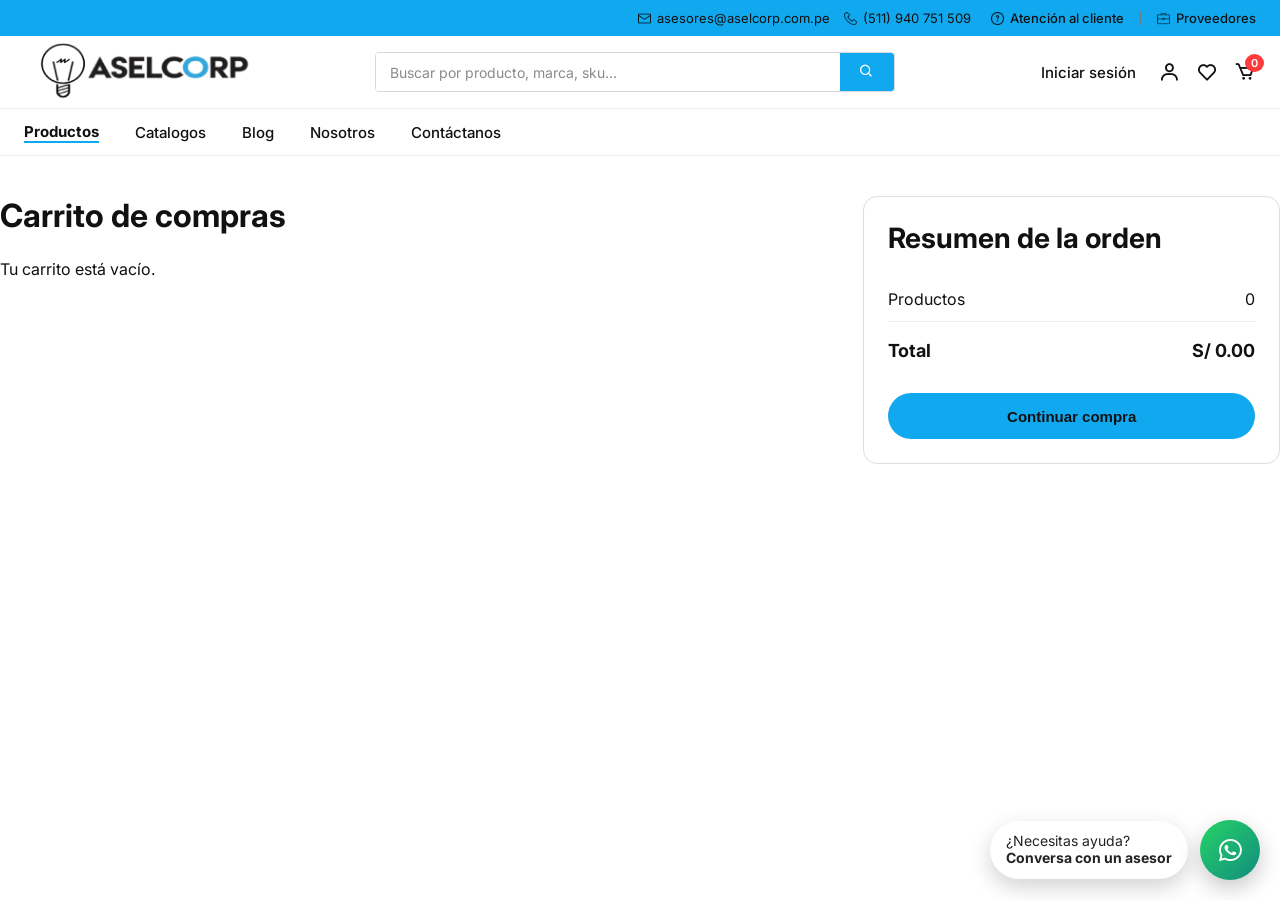
<file: cart.html>
<!DOCTYPE html>
<html lang="en">
<head>
  <meta charset="UTF-8">
  <meta name="viewport" content="width=device-width, initial-scale=1.0">
  <title>Cart - Aselcorp</title>

  <link rel="stylesheet" href="styles.css">
  <link href="https://fonts.googleapis.com/css2?family=Inter:wght@400;600;800&display=swap" rel="stylesheet">
  <link href='https://unpkg.com/boxicons@2.1.4/css/boxicons.min.css' rel='stylesheet'>
</head>
<body>

<header>
  <div class="topbar">
    <div class="container topbar-container">
      <div class="topbar-left">
        <span class="item">
          <img src="assets/icons/mail.png" class="icon">
          asesores@aselcorp.com.pe
        </span>

        <span class="item">
          <img src="assets/icons/telephone.png" class="icon">
          (511) 940 751 509
        </span>
      </div>

      <div class="topbar-right">
        <a href="#" class="item">
          <img src="assets/icons/question.png" class="icon">
          Atención al cliente
        </a>

        <span class="divider"></span>

        <a href="#" class="item">
          <img src="assets/icons/briefcase.png" class="icon">
          Proveedores
        </a>
      </div>
    </div>
  </div>

  <div class="navbar">
    <div class="container navbar-container">
      <div class="logo">
          <a href="index.html">
            <img src="assets/images/aselcorp-logo-crop.png" alt="Aselcorp Logo">
          </a>
      </div>

      <div class="search">
        <input type="text" placeholder="Buscar por producto, marca, sku...">
        <button><i class='bx bx-search'></i></button>
      </div>

      <div class="nav-icons">
        <a href="#" class="login">Iniciar sesión</a>
        <i class='bx bx-user'></i>
        <i class='bx bx-heart'></i>
        <a href="cart.html" class="cart-icon">
          <i class='bx bx-cart'></i>
          <span id="cart-count">0</span>
        </a>
      </div>
    </div>
  </div>

  <div class="menu-bar">
    <div class="container menu-container">
      <nav class="menu">
        <a href="products.html" class="active">Productos</a>
        <a href="catalogs.html">Catalogos</a>
        <a href="blog.html">Blog</a>
        <a href="nosotros.html">Nosotros</a>
        <a href="contacto.html">Contáctanos</a>
      </nav>
    </div>
  </div>
</header>

<main class="cart-page container">
  <div class="cart-layout">

    <div class="cart-left">
      <h1>Carrito de compras</h1>
      <div id="cart-container" class="cart-container"></div>
    </div>

    <div class="cart-right">
      <div class="cart-summary">
        <h2>Resumen de la orden</h2>

        <div class="summary-line">
          <span>Productos</span>
          <span id="cart-items-count">0</span>
        </div>

        <div class="summary-line total-line">
          <span>Total</span>
          <span id="cart-total">S/ 0.00</span>
        </div>

        <button id="checkout-btn" class="checkout-btn">
          Continuar compra
        </button>
      </div>
    </div>

  </div>
</main>

<!-- ==== BOTONCITO FLOTANTE WHATSAPP ===== -->
<div class="whatsapp-container">
  <div class="whatsapp-message" id="whatsapp-message">
    <span>¿Necesitas ayuda?</span>
    <strong>Conversa con un asesor</strong>
  </div>

  <a
    href="https://wa.me/51940751509?text=Hola,%20quiero%20información%20sobre%20sus%20productos"
    class="whatsapp-btn"
    target="_blank"
    aria-label="WhatsApp"
  >
    <i class='bx bxl-whatsapp'></i>
  </a>
</div>


<script src="cart.js"></script>
</body>
</html>

<!-- ==== CHECKOUT MODAL ====-->

<div id="checkout-modal" class="checkout-modal">
  <div class="checkout-modal-content">
    <div class="checkout-icon">✓</div>
    <h3>¡Compra realizada con éxito!</h3>
    <p>Gracias por tu compra. Tu pedido fue procesado correctamente.</p>

    <div class="checkout-actions">
      <a href="products.html" class="checkout-link-btn">Seguir comprando</a>
    </div>
  </div>
</div>
</file>
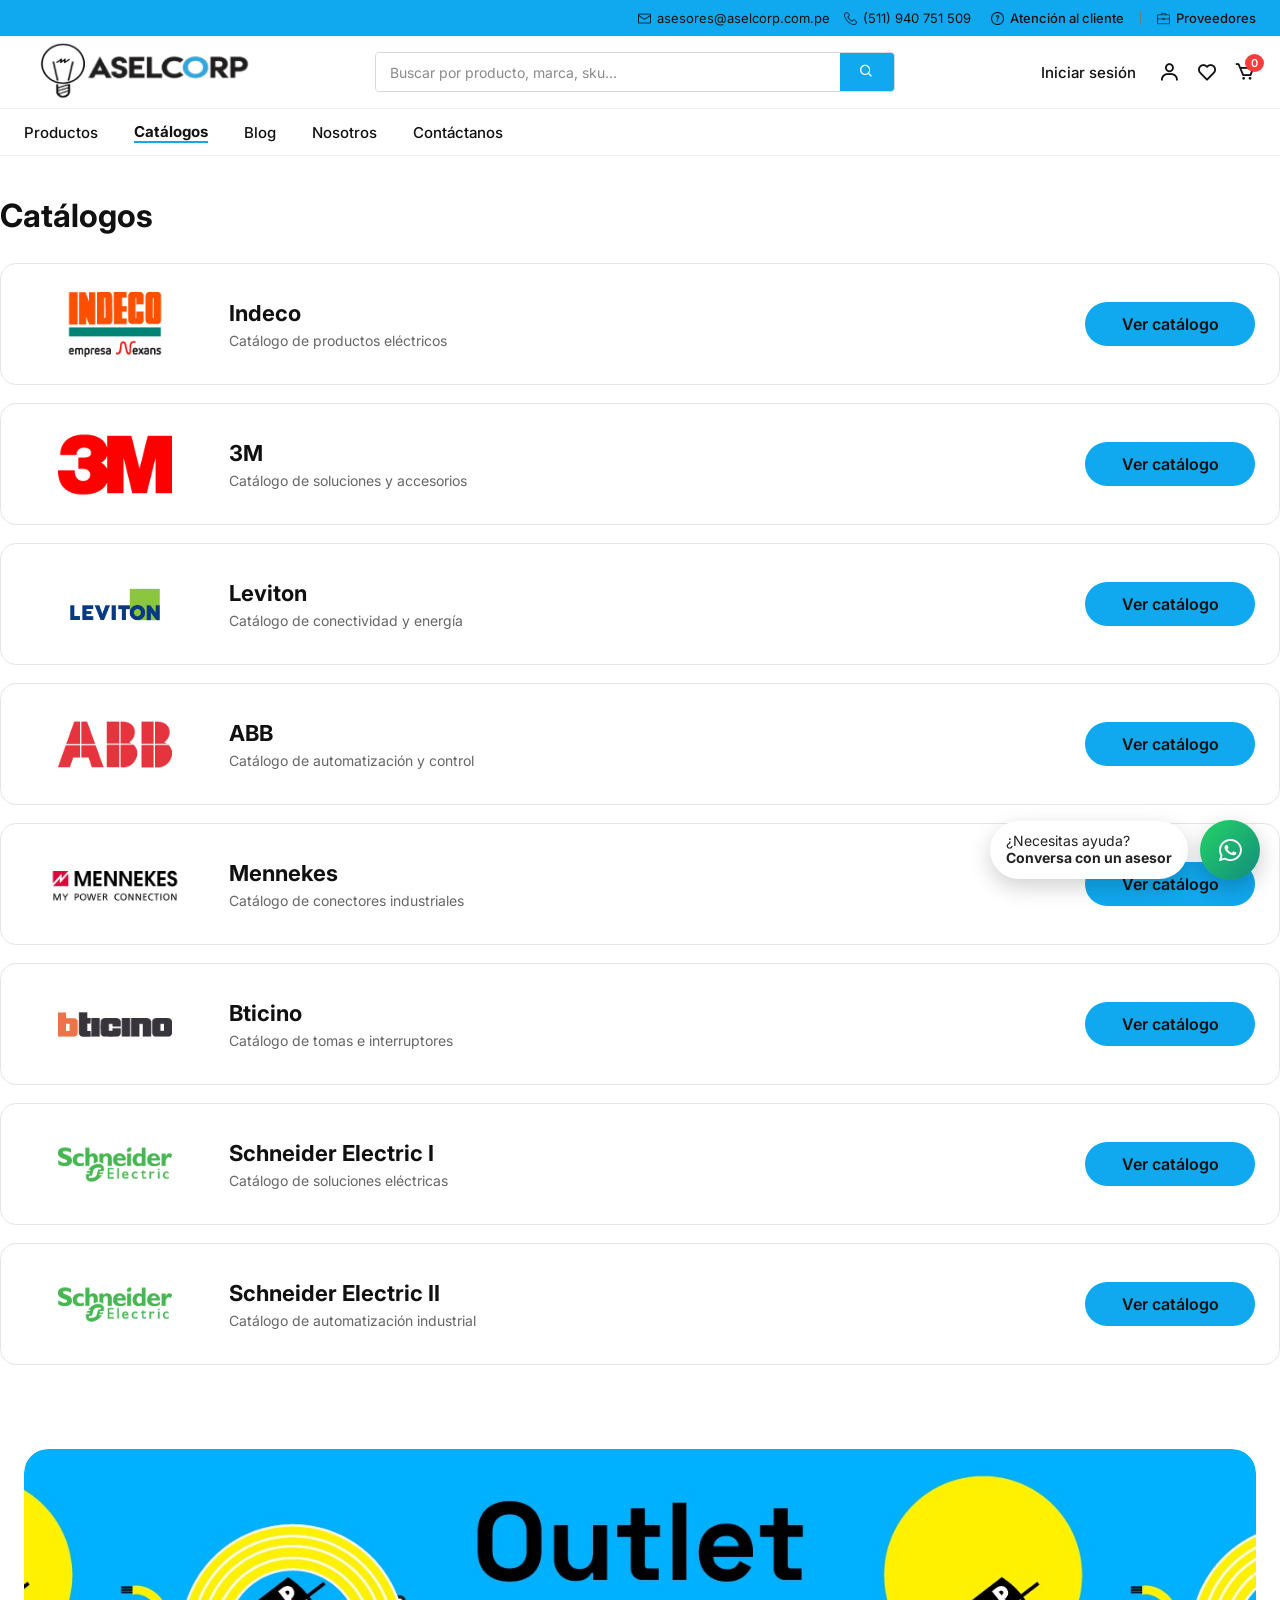
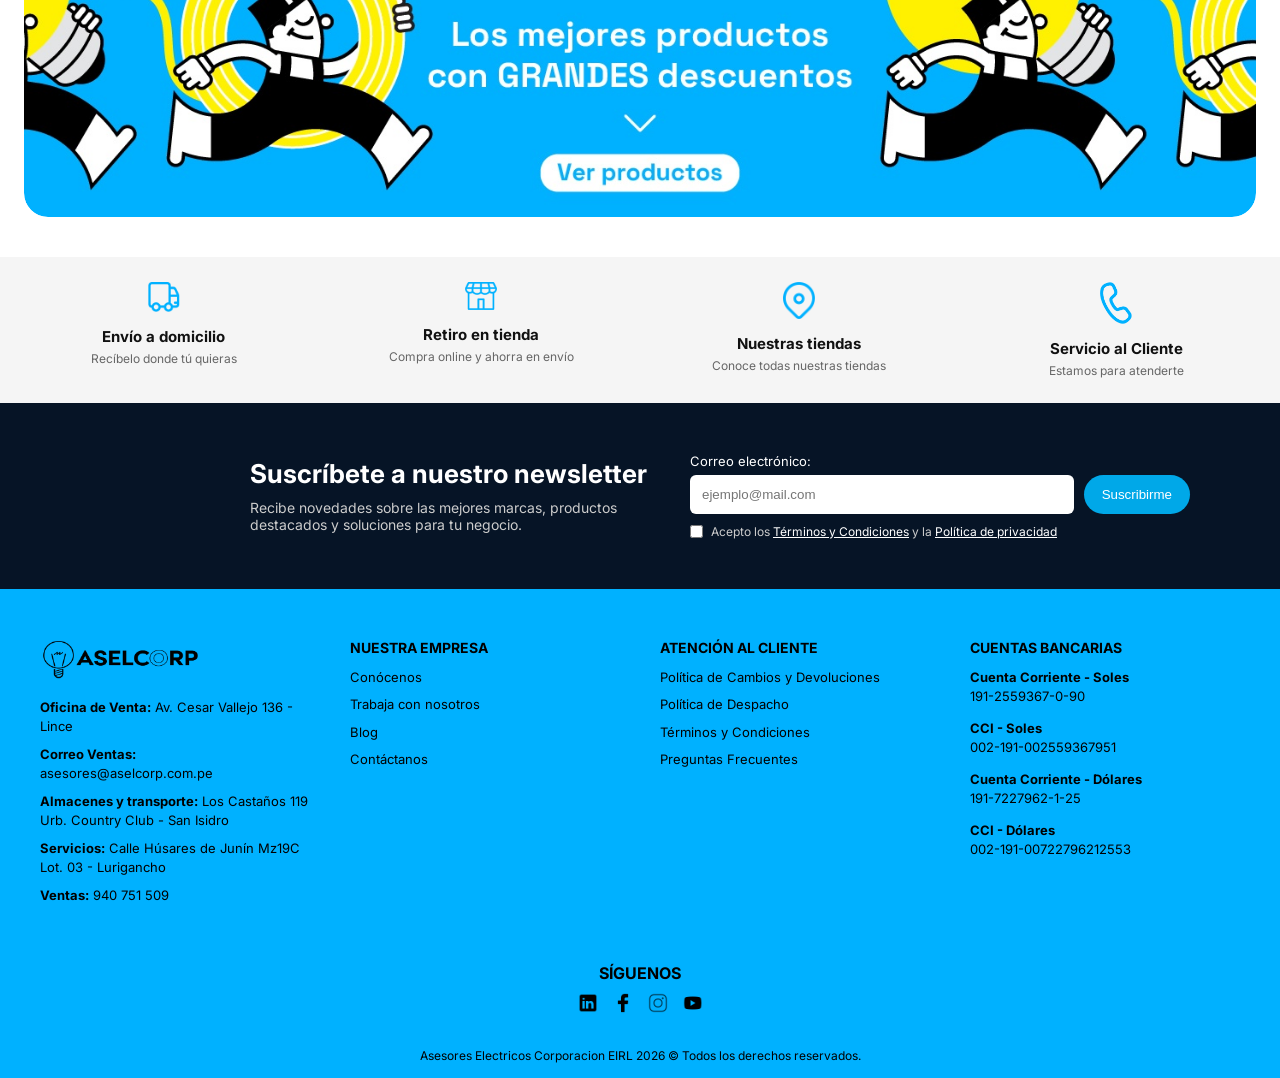
<file: catalogs.html>
<!DOCTYPE html>
<html lang="en">
<head>
  <meta charset="UTF-8">
  <meta name="viewport" content="width=device-width, initial-scale=1.0">
  <title>Catálogos - Aselcorp</title>

  <link rel="stylesheet" href="styles.css">
  <link href="https://fonts.googleapis.com/css2?family=Inter:wght@400;600;800&display=swap" rel="stylesheet">
  <link href='https://unpkg.com/boxicons@2.1.4/css/boxicons.min.css' rel='stylesheet'>
</head>

<body>

<!-- ===== HEADER ===== -->
<header>
  <div class="topbar">
    <div class="container topbar-container">
      <div class="topbar-left">
        <span class="item">
          <img src="assets/icons/mail.png" class="icon" alt="mail">
          asesores@aselcorp.com.pe
        </span>

        <span class="item">
          <img src="assets/icons/telephone.png" class="icon" alt="phone">
          (511) 940 751 509
        </span>
      </div>

      <div class="topbar-right">
        <a href="#" class="item">
          <img src="assets/icons/question.png" class="icon" alt="help">
          Atención al cliente
        </a>

        <span class="divider"></span>

        <a href="#" class="item">
          <img src="assets/icons/briefcase.png" class="icon" alt="providers">
          Proveedores
        </a>
      </div>
    </div>
  </div>

  <div class="navbar">
    <div class="container navbar-container">
      <div class="logo">
        <a href="index.html">
          <img src="assets/images/aselcorp-logo-crop.png" alt="Aselcorp Logo">
        </a>
      </div>

      <div class="search">
        <input type="text" placeholder="Buscar por producto, marca, sku...">
        <button><i class='bx bx-search'></i></button>
      </div>

      <div class="nav-icons">
        <a href="#" class="login">Iniciar sesión</a>
        <i class='bx bx-user'></i>
        <i class='bx bx-heart'></i>
        <a href="cart.html" class="cart-icon">
          <i class='bx bx-cart'></i>
          <span id="cart-count">0</span>
        </a>
      </div>
    </div>
  </div>

  <div class="menu-bar">
    <div class="container menu-container">
      <nav class="menu">
        <a href="products.html">Productos</a>
        <a href="catalogs.html" class="active">Catálogos</a>
        <a href="blog.html">Blog</a>
        <a href="nosotros.html">Nosotros</a>
        <a href="contacto.html">Contáctanos</a>
      </nav>
    </div>
  </div>
</header>

<!-- ===== CATALOGOS ===== -->
<main class="catalog-page container">
  <h1>Catálogos</h1>

  <div class="catalog-list">

    <div class="catalog-row">
      <div class="catalog-row-logo">
        <img src="assets/images/brand-29.png" alt="Indeco">
      </div>
      <div class="catalog-row-info">
        <h3>Indeco</h3>
        <p>Catálogo de productos eléctricos</p>
      </div>
      <a href="https://drive.google.com/file/d/1hPlVHCZesZ8SfQTI8utmsvnuxNnoofQK/view?usp=sharing" target="_blank" class="catalog-row-btn">
        Ver catálogo
      </a>
    </div>

    <div class="catalog-row">
      <div class="catalog-row-logo">
        <img src="assets/images/brand-26.png" alt="3M">
      </div>
      <div class="catalog-row-info">
        <h3>3M</h3>
        <p>Catálogo de soluciones y accesorios</p>
      </div>
      <a href="https://drive.google.com/file/d/1ANilhhePAseKagUHTErb7w_660z2SeMt/view?usp=drive_link" target="_blank" class="catalog-row-btn">
        Ver catálogo
      </a>
    </div>

    <div class="catalog-row">
      <div class="catalog-row-logo">
        <img src="assets/images/brand-33.png" alt="Leviton">
      </div>
      <div class="catalog-row-info">
        <h3>Leviton</h3>
        <p>Catálogo de conectividad y energía</p>
      </div>
      <a href="https://drive.google.com/file/d/1tfQt_JLC2uUu5Efby8S5wFoSdjg0Trh3/view?usp=drive_link" target="_blank" class="catalog-row-btn">
        Ver catálogo
      </a>
    </div>

    <div class="catalog-row">
      <div class="catalog-row-logo">
        <img src="assets/images/brand-27.png" alt="ABB">
      </div>
      <div class="catalog-row-info">
        <h3>ABB</h3>
        <p>Catálogo de automatización y control</p>
      </div>
      <a href="https://drive.google.com/file/d/1E8SHAkhNPT0QyTnhlhtXVNdDxXIzXklI/view?usp=drive_link" target="_blank" class="catalog-row-btn">
        Ver catálogo
      </a>
    </div>

    <div class="catalog-row">
      <div class="catalog-row-logo">
        <img src="assets/images/brand-34.png" alt="Mennekes">
      </div>
      <div class="catalog-row-info">
        <h3>Mennekes</h3>
        <p>Catálogo de conectores industriales</p>
      </div>
      <a href="https://drive.google.com/file/d/1lugPEDZj2adJ-nrnPc3SskLsfoBA-dtV/view?usp=drive_link" target="_blank" class="catalog-row-btn">
        Ver catálogo
      </a>
    </div>

    <div class="catalog-row">
      <div class="catalog-row-logo">
        <img src="assets/images/brand-32.png" alt="Bticino">
      </div>
      <div class="catalog-row-info">
        <h3>Bticino</h3>
        <p>Catálogo de tomas e interruptores</p>
      </div>
      <a href="https://drive.google.com/file/d/1D8JfuQeV4kIdHPwPheDoGYXsAPhVna7T/view?usp=drive_link" target="_blank" class="catalog-row-btn">
        Ver catálogo
      </a>
    </div>

    <div class="catalog-row">
      <div class="catalog-row-logo">
        <img src="assets/images/brand-24.png" alt="Schneider Electric">
      </div>
      <div class="catalog-row-info">
        <h3>Schneider Electric I</h3>
        <p>Catálogo de soluciones eléctricas</p>
      </div>
      <a href="https://drive.google.com/file/d/1RRzIrBu1EEif0SpqBGbWCgzorH6G3RyJ/view?usp=drive_link" target="_blank" class="catalog-row-btn">
        Ver catálogo
      </a>
    </div>

    <div class="catalog-row">
      <div class="catalog-row-logo">
        <img src="assets/images/brand-24.png" alt="Schneider Electric">
      </div>
      <div class="catalog-row-info">
        <h3>Schneider Electric II</h3>
        <p>Catálogo de automatización industrial</p>
      </div>
      <a href="https://drive.google.com/file/d/1-KbqgKhI7-6Wm504NgT_aXeLowaccz1f/view?usp=drive_linkgit rm --cached assets/catalogs/*.pdf" target="_blank" class="catalog-row-btn">
        Ver catálogo
      </a>
    </div>

  </div>
</main>

<!-- ===== OUTLET BANNER ===== -->
<section class="outlet-banner">
  <div class="container">
    <a href="#" class="outlet-banner-link">
      <img src="assets/images/banner-outlet.jpg" alt="Banner Outlet">
    </a>
  </div>
</section>

<!-- ===== INFO BAR ===== -->
<div class="info-bar">
  <div class="info-item">
    <img src="assets/icons/envio.png" alt="Envío a domicilio">
    <h4>Envío a domicilio</h4>
    <p>Recíbelo donde tú quieras</p>
  </div>

  <div class="info-item">
    <img src="assets/icons/retiro.png" alt="Retiro en tienda">
    <h4>Retiro en tienda</h4>
    <p>Compra online y ahorra en envío</p>
  </div>

  <div class="info-item">
    <img src="assets/icons/location.png" alt="Nuestras tiendas">
    <h4>Nuestras tiendas</h4>
    <p>Conoce todas nuestras tiendas</p>
  </div>

  <div class="info-item">
    <img src="assets/icons/servicio-al-cliente.png" alt="Servicio al Cliente">
    <h4>Servicio al Cliente</h4>
    <p>Estamos para atenderte</p>
  </div>
</div>

<!-- ===== NEWSLETTER ===== -->
<section class="newsletter">
  <div class="newsletter-container">

    <div class="newsletter-left">
      <h2>Suscríbete a nuestro newsletter</h2>
      <p>
        Recibe novedades sobre las mejores marcas,
        productos destacados y soluciones para tu negocio.
      </p>
    </div>

    <div class="newsletter-right">
      <label>Correo electrónico:</label>
      <div class="newsletter-form">
        <input type="email" placeholder="ejemplo@mail.com">
        <button>Suscribirme</button>
      </div>

      <div class="newsletter-check">
        <input type="checkbox" id="terms">
        <label for="terms">
          Acepto los <a href="#">Términos y Condiciones</a> y la
          <a href="#">Política de privacidad</a>
        </label>
      </div>
    </div>

  </div>
</section>

<!-- ===== FOOTER ===== -->
<footer class="footer">
  <div class="footer-container">

    <div class="footer-col footer-brand">
      <img src="assets/images/logo-aselcorp-black.png" alt="Aselcorp" class="footer-logo">

      <ul class="footer-contact">
        <li><strong>Oficina de Venta:</strong> Av. Cesar Vallejo 136 - Lince</li>
        <li><strong>Correo Ventas:</strong> asesores@aselcorp.com.pe</li>
        <li><strong>Almacenes y transporte:</strong> Los Castaños 119 Urb. Country Club - San Isidro</li>
        <li><strong>Servicios:</strong> Calle Húsares de Junín Mz19C Lot. 03 - Lurigancho</li>
        <li><strong>Ventas:</strong> 940 751 509</li>
      </ul>
    </div>

    <div class="footer-col">
      <h4>NUESTRA EMPRESA</h4>
      <ul>
        <li><a href="#">Conócenos</a></li>
        <li><a href="#">Trabaja con nosotros</a></li>
        <li><a href="#">Blog</a></li>
        <li><a href="#">Contáctanos</a></li>
      </ul>
    </div>

    <div class="footer-col">
      <h4>ATENCIÓN AL CLIENTE</h4>
      <ul>
        <li><a href="#">Política de Cambios y Devoluciones</a></li>
        <li><a href="#">Política de Despacho</a></li>
        <li><a href="#">Términos y Condiciones</a></li>
        <li><a href="#">Preguntas Frecuentes</a></li>
      </ul>
    </div>

    <div class="footer-col">
      <h4>CUENTAS BANCARIAS</h4>
      <ul class="bank-info">
        <li><strong>Cuenta Corriente - Soles</strong><br>191-2559367-0-90</li>
        <li><strong>CCI - Soles</strong><br>002-191-002559367951</li>
        <li><strong>Cuenta Corriente - Dólares</strong><br>191-7227962-1-25</li>
        <li><strong>CCI - Dólares</strong><br>002-191-00722796212553</li>
      </ul>
    </div>

  </div>

  <div class="footer-social">
    <h4>SÍGUENOS</h4>
    <div class="social-icons">
      <img src="assets/icons/icon-linkedin.png" alt="LinkedIn">
      <img src="assets/icons/icon-facebook.png" alt="Facebook">
      <img src="assets/icons/icons-instagram.png" alt="Instagram">
      <img src="assets/icons/icons-youtube.png" alt="YouTube">
    </div>
  </div>

  <div class="footer-bottom">
    <p>Asesores Electricos Corporacion EIRL 2026 © Todos los derechos reservados.</p>
  </div>
</footer>

<!-- ===== WHATSAPP ===== -->
<div class="whatsapp-container">
  <div class="whatsapp-message" id="whatsapp-message">
    <span>¿Necesitas ayuda?</span>
    <strong>Conversa con un asesor</strong>
  </div>

  <a
    href="https://wa.me/51940751509?text=Hola,%20quiero%20información%20sobre%20sus%20productos"
    class="whatsapp-btn"
    target="_blank"
    aria-label="WhatsApp"
  >
    <i class='bx bxl-whatsapp'></i>
  </a>
</div>

<script src="script.js"></script>
</body>
</html>
</file>
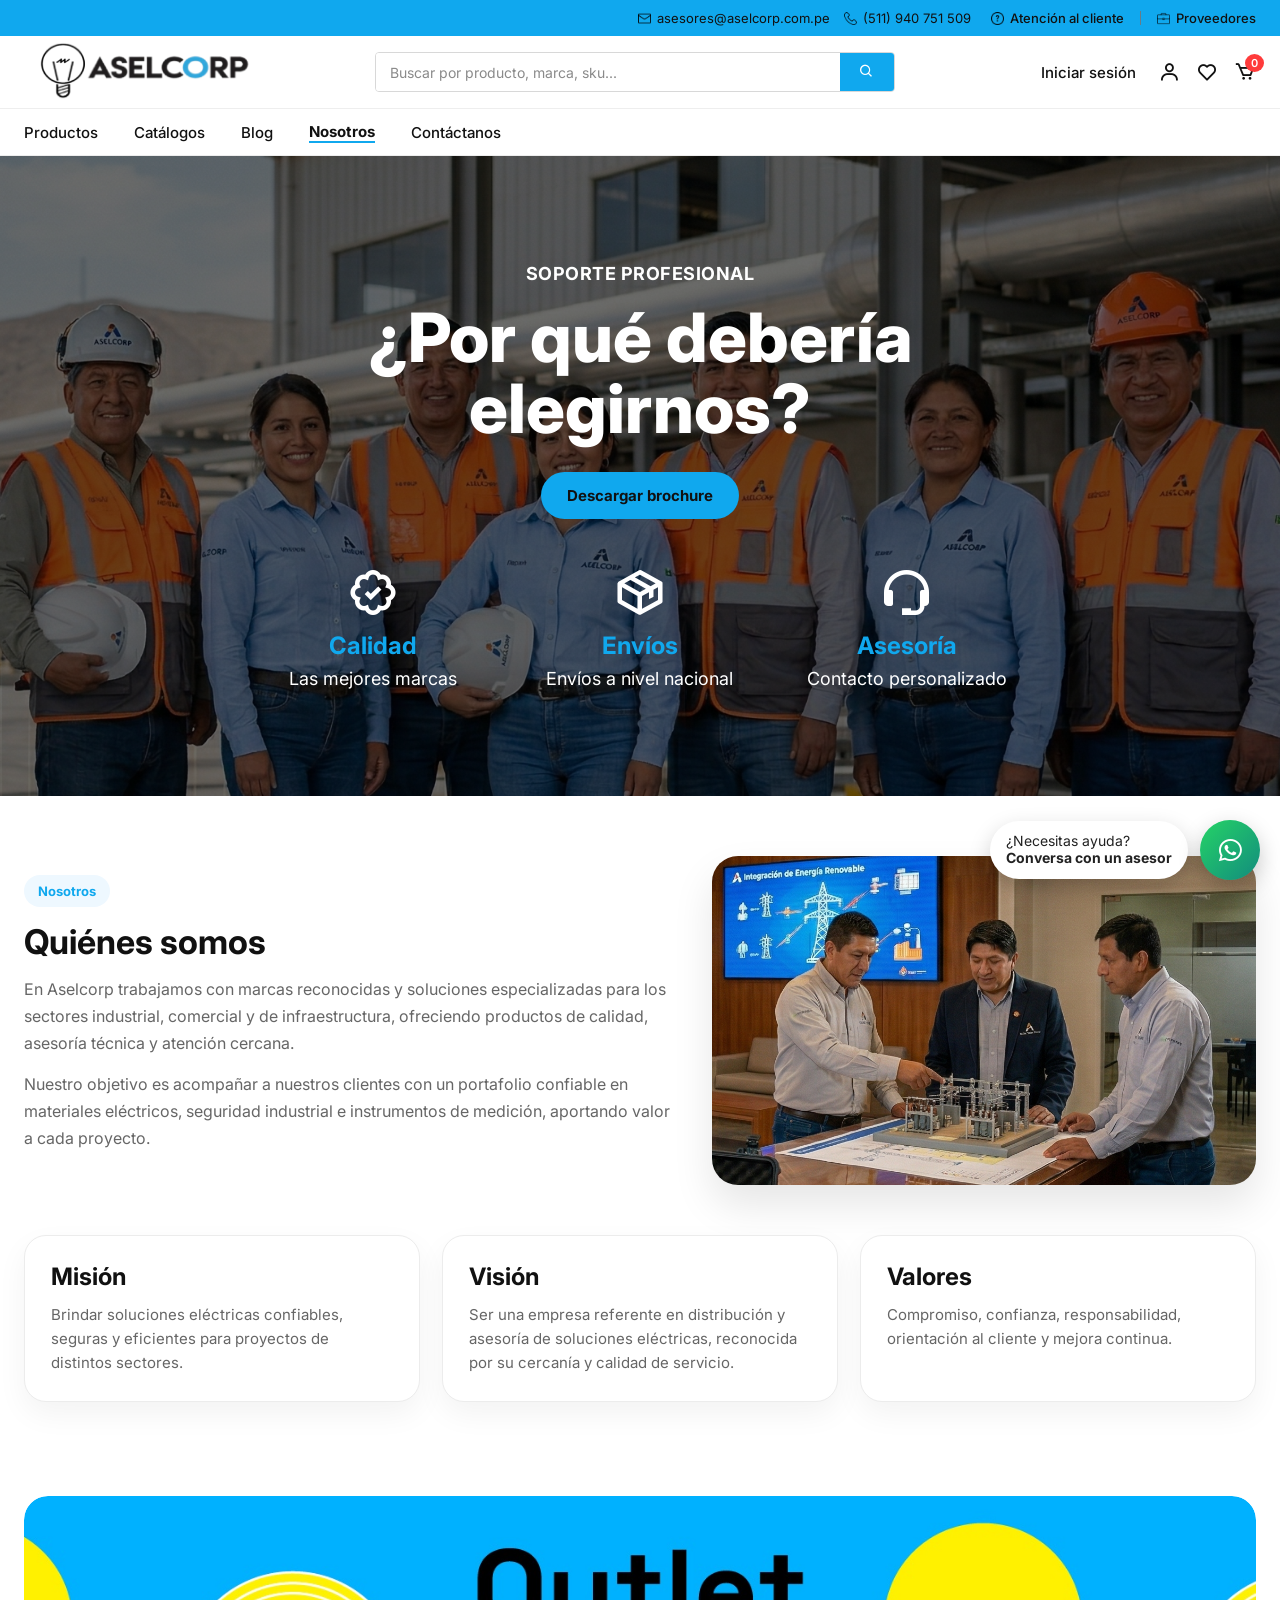
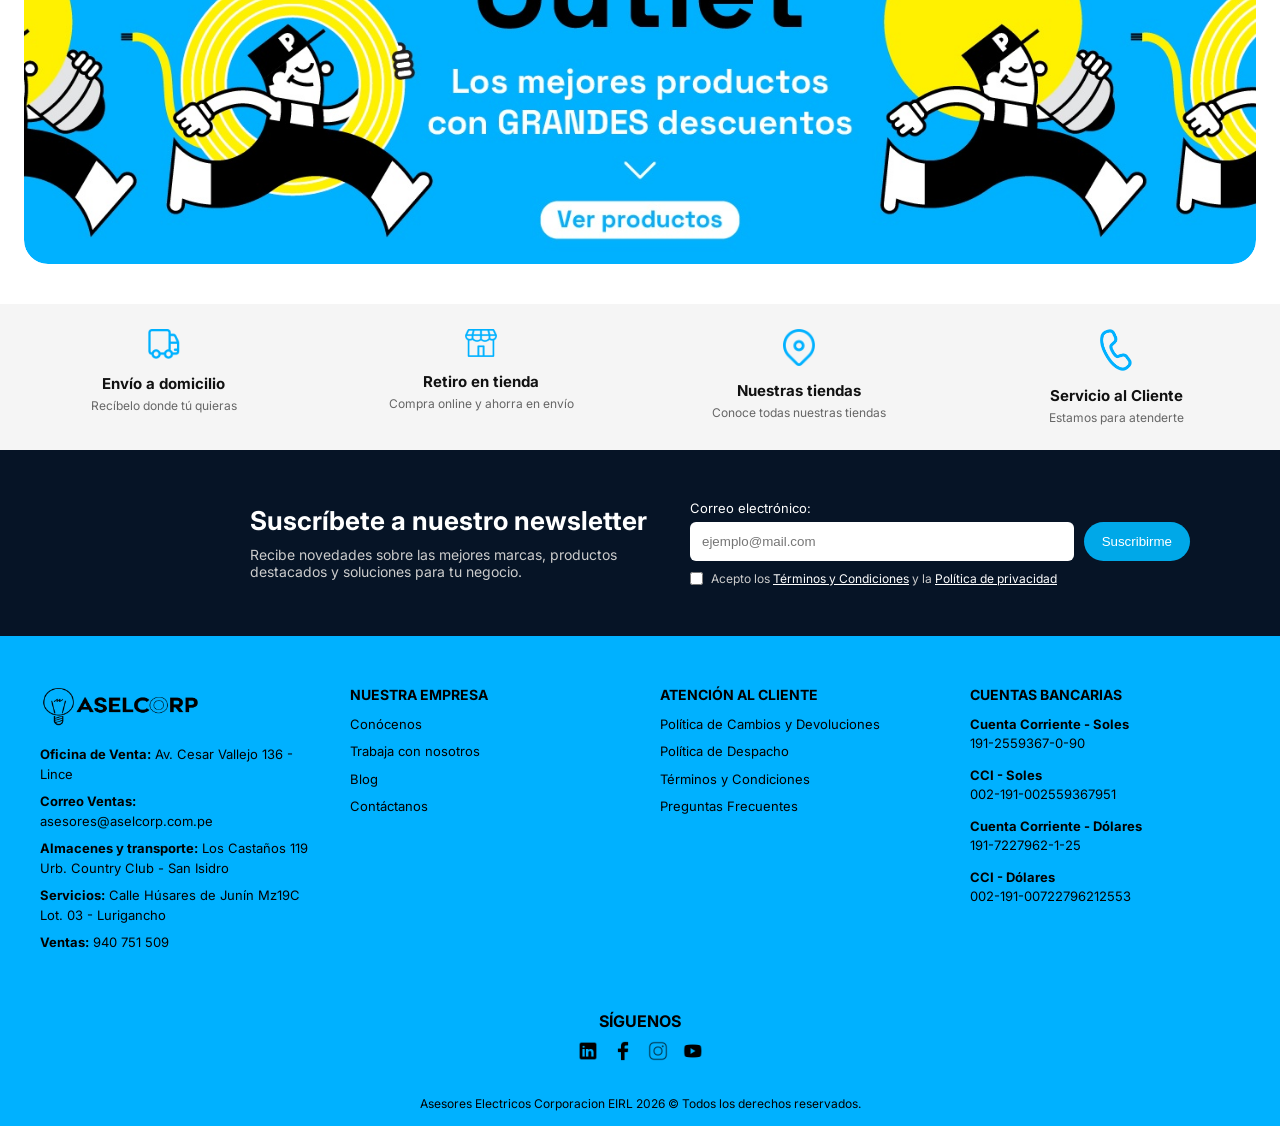
<file: nosotros.html>
<!DOCTYPE html>
<html lang="en">
<head>
  <meta charset="UTF-8">
  <meta name="viewport" content="width=device-width, initial-scale=1.0">
  <title>Nosotros - Aselcorp</title>

  <link rel="stylesheet" href="styles.css">
  <link href="https://fonts.googleapis.com/css2?family=Inter:wght@400;600;800&display=swap" rel="stylesheet">
  <link href='https://unpkg.com/boxicons@2.1.4/css/boxicons.min.css' rel='stylesheet'>
</head>
<body>

<header>
  <div class="topbar">
    <div class="container topbar-container">
      <div class="topbar-left">
        <span class="item">
          <img src="assets/icons/mail.png" class="icon">
          asesores@aselcorp.com.pe
        </span>

        <span class="item">
          <img src="assets/icons/telephone.png" class="icon">
          (511) 940 751 509
        </span>
      </div>

      <div class="topbar-right">
        <a href="#" class="item">
          <img src="assets/icons/question.png" class="icon">
          Atención al cliente
        </a>

        <span class="divider"></span>

        <a href="#" class="item">
          <img src="assets/icons/briefcase.png" class="icon">
          Proveedores
        </a>
      </div>
    </div>
  </div>

  <div class="navbar">
    <div class="container navbar-container">
      <div class="logo">
          <a href="index.html">
            <img src="assets/images/aselcorp-logo-crop.png" alt="Aselcorp Logo">
          </a>
      </div>

      <div class="search">
        <input type="text" placeholder="Buscar por producto, marca, sku...">
        <button><i class='bx bx-search'></i></button>
      </div>

      <div class="nav-icons">
        <a href="#" class="login">Iniciar sesión</a>
        <i class='bx bx-user'></i>
        <i class='bx bx-heart'></i>
        <a href="cart.html" class="cart-icon">
          <i class='bx bx-cart'></i>
          <span id="cart-count">0</span>
        </a>
      </div>
    </div>
  </div>

  <div class="menu-bar">
    <div class="container menu-container">
      <nav class="menu">
        <a href="products.html">Productos</a>
        <a href="catalogs.html">Catálogos</a>
        <a href="blog.html">Blog</a>
        <a href="nosotros.html"class="active">Nosotros</a>
        <a href="contacto.html">Contáctanos</a>
      </nav>
    </div>
  </div>
</header>

<!-- ===== NOSOTROS  ===== -->

<main class="about-page">

  <section class="about-banner">
    <div class="about-banner-overlay"></div>

    <div class="container about-banner-content">
      <span class="about-banner-label">SOPORTE PROFESIONAL</span>
      <h1>¿Por qué debería elegirnos?</h1>

      <a href="https://drive.google.com/file/d/1Em880AMv320qKDd7r3qpXSUr7ZjRH-Ql/view?usp=sharing" target="_blank" class="brochure-btn">
        Descargar brochure
      </a>

      <div class="about-highlights">
        <div class="about-highlight-item">
          <i class='bx bx-badge-check'></i>
          <h3>Calidad</h3>
          <p>Las mejores marcas</p>
        </div>

        <div class="about-highlight-item">
          <i class='bx bx-package'></i>
          <h3>Envíos</h3>
          <p>Envíos a nivel nacional</p>
        </div>

        <div class="about-highlight-item">
          <i class='bx bx-support'></i>
          <h3>Asesoría</h3>
          <p>Contacto personalizado</p>
        </div>
      </div>
    </div>
  </section>

  <section class="about-content container">
    <section class="about-story">
      <div class="about-story-text">
        <span class="about-badge">Nosotros</span>
        <h2>Quiénes somos</h2>
        <p>
          En Aselcorp trabajamos con marcas reconocidas y soluciones
          especializadas para los sectores industrial, comercial y de
          infraestructura, ofreciendo productos de calidad, asesoría técnica
          y atención cercana.
        </p>
        <p>
          Nuestro objetivo es acompañar a nuestros clientes con un portafolio
          confiable en materiales eléctricos, seguridad industrial e
          instrumentos de medición, aportando valor a cada proyecto.
        </p>
      </div>

      <div class="about-story-image">
        <img src="assets/images/equipo-de-trabajo.png" alt="Soluciones industriales Aselcorp">
      </div>
    </section>

    <section class="about-values">
      <div class="about-card">
        <h3>Misión</h3>
        <p>
          Brindar soluciones eléctricas confiables, seguras y eficientes para
          proyectos de distintos sectores.
        </p>
      </div>

      <div class="about-card">
        <h3>Visión</h3>
        <p>
          Ser una empresa referente en distribución y asesoría de soluciones
          eléctricas, reconocida por su cercanía y calidad de servicio.
        </p>
      </div>

      <div class="about-card">
        <h3>Valores</h3>
        <p>
          Compromiso, confianza, responsabilidad, orientación al cliente y
          mejora continua.
        </p>
      </div>
    </section>
  </section>

</main>

<!-- ===== OUTLET BANNER ===== -->
<section class="outlet-banner">
  <div class="container">
    <a href="#" class="outlet-banner-link">
      <img src="assets/images/banner-outlet.jpg" alt="Banner Outlet">
    </a>
  </div>
</section>

<!-- ===== INFO BAR ===== -->
<div class="info-bar">
  <div class="info-item">
    <img src="assets/icons/envio.png" alt="Envío a domicilio">
    <h4>Envío a domicilio</h4>
    <p>Recíbelo donde tú quieras</p>
  </div>

  <div class="info-item">
    <img src="assets/icons/retiro.png" alt="Retiro en tienda">
    <h4>Retiro en tienda</h4>
    <p>Compra online y ahorra en envío</p>
  </div>

  <div class="info-item">
    <img src="assets/icons/location.png" alt="Nuestras tiendas">
    <h4>Nuestras tiendas</h4>
    <p>Conoce todas nuestras tiendas</p>
  </div>

  <div class="info-item">
    <img src="assets/icons/servicio-al-cliente.png" alt="Servicio al Cliente">
    <h4>Servicio al Cliente</h4>
    <p>Estamos para atenderte</p>
  </div>
</div>

<!-- ===== NEWSLETTER ===== -->
<section class="newsletter">
  <div class="newsletter-container">

    <div class="newsletter-left">
      <h2>Suscríbete a nuestro newsletter</h2>
      <p>
        Recibe novedades sobre las mejores marcas,
        productos destacados y soluciones para tu negocio.
      </p>
    </div>

    <div class="newsletter-right">
      <label>Correo electrónico:</label>
      <div class="newsletter-form">
        <input type="email" placeholder="ejemplo@mail.com">
        <button>Suscribirme</button>
      </div>

      <div class="newsletter-check">
        <input type="checkbox" id="terms">
        <label for="terms">
          Acepto los <a href="#">Términos y Condiciones</a> y la
          <a href="#">Política de privacidad</a>
        </label>
      </div>
    </div>

  </div>
</section>

<!-- ===== FOOTER ===== -->
<footer class="footer">
  <div class="footer-container">

    <div class="footer-col footer-brand">
      <img src="assets/images/logo-aselcorp-black.png" alt="Aselcorp" class="footer-logo">

      <ul class="footer-contact">
        <li><strong>Oficina de Venta:</strong> Av. Cesar Vallejo 136 - Lince</li>
        <li><strong>Correo Ventas:</strong> asesores@aselcorp.com.pe</li>
        <li><strong>Almacenes y transporte:</strong> Los Castaños 119 Urb. Country Club - San Isidro</li>
        <li><strong>Servicios:</strong> Calle Húsares de Junín Mz19C Lot. 03 - Lurigancho</li>
        <li><strong>Ventas:</strong> 940 751 509</li>
      </ul>
    </div>

    <div class="footer-col">
      <h4>NUESTRA EMPRESA</h4>
      <ul>
        <li><a href="#">Conócenos</a></li>
        <li><a href="#">Trabaja con nosotros</a></li>
        <li><a href="#">Blog</a></li>
        <li><a href="#">Contáctanos</a></li>
      </ul>
    </div>

    <div class="footer-col">
      <h4>ATENCIÓN AL CLIENTE</h4>
      <ul>
        <li><a href="#">Política de Cambios y Devoluciones</a></li>
        <li><a href="#">Política de Despacho</a></li>
        <li><a href="#">Términos y Condiciones</a></li>
        <li><a href="#">Preguntas Frecuentes</a></li>
      </ul>
    </div>

    <div class="footer-col">
      <h4>CUENTAS BANCARIAS</h4>
      <ul class="bank-info">
        <li><strong>Cuenta Corriente - Soles</strong><br>191-2559367-0-90</li>
        <li><strong>CCI - Soles</strong><br>002-191-002559367951</li>
        <li><strong>Cuenta Corriente - Dólares</strong><br>191-7227962-1-25</li>
        <li><strong>CCI - Dólares</strong><br>002-191-00722796212553</li>
      </ul>
    </div>

  </div>

  <div class="footer-social">
    <h4>SÍGUENOS</h4>
    <div class="social-icons">
      <img src="assets/icons/icon-linkedin.png" alt="LinkedIn">
      <img src="assets/icons/icon-facebook.png" alt="Facebook">
      <img src="assets/icons/icons-instagram.png" alt="Instagram">
      <img src="assets/icons/icons-youtube.png" alt="YouTube">
    </div>
  </div>

  <div class="footer-bottom">
    <p>Asesores Electricos Corporacion EIRL 2026 © Todos los derechos reservados.</p>
  </div>
</footer>

<!-- ===== WHATSAPP ===== -->
<div class="whatsapp-container">
  <div class="whatsapp-message" id="whatsapp-message">
    <span>¿Necesitas ayuda?</span>
    <strong>Conversa con un asesor</strong>
  </div>

  <a
    href="https://wa.me/51940751509?text=Hola,%20quiero%20información%20sobre%20sus%20productos"
    class="whatsapp-btn"
    target="_blank"
    aria-label="WhatsApp"
  >
    <i class='bx bxl-whatsapp'></i>
  </a>
</div>

<script src="script.js"></script>
</body>
</html>
</file>
<file: styles.css>
/* ===== GENERAL ===== */
* {
  margin: 0;
  padding: 0;
  box-sizing: border-box;
}

body {
  font-family: 'Inter', sans-serif;
  color: #111;
}

.container {
  max-width: 1280px;
  margin: 0 auto;
  padding: 0 24px;
}

/* ===== TITULOS DE SECCION ===== */
.categories-top h2,
.industries-top h2,
.products-top h2,
.blog-top h2 {
  font-size: 28px;
  font-weight: 800;
  display: flex;
  align-items: center;
  gap: 12px;
}

/* ===== HEADER ===== */
.logo img {
  height: 60px;
}

.logo {
  display: flex;
  align-items: center;
  font-size: 32px;
  font-weight: 800;
  line-height: 1;
  color: #111;
}

.logo span {
  color: #10a8ee;
}

.topbar {
  background: #10a8ee;
  font-size: 13px;
}

.topbar-container {
  height: 36px;
  display: flex;
  align-items: center;
  justify-content: flex-end;
  gap: 20px;
}

.topbar-left,
.topbar-right {
  display: flex;
  align-items: center;
}

.topbar-left {
  gap: 14px;
  color: #111;
}

.topbar-right {
  gap: 12px;
}

.topbar-right a {
  color: #111;
  text-decoration: none;
  font-weight: 500;
}

.item {
  display: flex;
  align-items: center;
  gap: 6px;
  line-height: 1;
  white-space: nowrap;
}

.icon {
  width: 13px;
  height: 13px;
  object-fit: contain;
  display: block;
}

.divider {
  width: 1px;
  height: 14px;
  background: rgba(121, 116, 116, 0.849);
  display: inline-block;
  margin: 0 4px;
}

.navbar {
  background: #fff;
  border-bottom: 1px solid #eeeeee;
}

.navbar-container {
  height: 72px;
  display: grid;
  grid-template-columns: 210px 1fr 220px;
  align-items: center;
  column-gap: 42px;
}

.search {
  width: 100%;
  max-width: 520px;
  justify-self: center;
  height: 40px;
  display: flex;
  border: 1px solid #d8d8d8;
  border-radius: 4px;
  overflow: hidden;
  background: #fff;
}

.search input {
  flex: 1;
  border: none;
  outline: none;
  padding: 0 14px;
  font-size: 14px;
  font-family: 'Inter', sans-serif;
  color: #333;
}

.search input::placeholder {
  color: #8a8a8a;
}

.search button {
  width: 54px;
  border: none;
  background: #10a8ee;
  color: #fff;
  cursor: pointer;
  font-size: 16px;
}

.nav-icons {
  display: flex;
  align-items: center;
  justify-content: flex-end;
  gap: 16px;
}

.nav-icons .login {
  text-decoration: none;
  color: #111;
  font-size: 15px;
  font-weight: 500;
  margin-right: 6px;
}

.nav-icons i {
  font-size: 22px;
  cursor: pointer;
  color: #111;
}

.menu-bar {
  background: #fff;
  border-bottom: 1px solid #ededed;
}

.menu-container {
  height: 46px;
  display: flex;
  align-items: center;
}

.menu {
  display: flex;
  align-items: center;
  gap: 36px;
}

.menu a {
  text-decoration: none;
  color: #111;
  font-size: 15px;
  font-weight: 500;
  transition: 0.2s ease;
}

.menu a:hover {
  color: #10a8ee;
}

.menu a.active {
  font-weight: 700;
  border-bottom: 2px solid #10a8ee;
}

/* ===== HERO ===== */
.hero {
  width: 100%;
  overflow: hidden;
  background: #fff;
}

.hero-slider {
  width: 100%;
  height: 730px;
  overflow: hidden;
  position: relative;
  isolation: isolate;
}

.hero-track {
  display: flex;
  height: 100%;
  transition: transform 0.9s ease-in-out;
  will-change: transform;
}

.hero-slide {
  height: 100%;
  flex: 0 0 auto;
  overflow: hidden;
}

.hero-slide img {
  width: calc(100% + 4px);
  height: 100%;
  margin-left: -2px;
  object-fit: cover;
  display: block;
}

.hero-dots {
  height: 44px;
  display: flex;
  align-items: center;
  justify-content: center;
  gap: 12px;
  background: #fff;
}

.dot {
  width: 10px;
  height: 10px;
  border-radius: 50%;
  background: #d0d0d0;
  cursor: pointer;
  transition: 0.3s ease;
}

.dot.active {
  background: #111;
}

/* ===== CATEGORIAS DESTACADAS ===== */

.categories {
  padding: 50px 0;
  background: #fff;
}

.categories-top {
  display: flex;
  justify-content: space-between;
  align-items: center;
  margin-bottom: 30px;
}

.categories-top h2::before {
  content: "";
  width: 10px;
  height: 10px;
  border: 6px solid #10a8ee;
  border-radius: 50%;
  display: inline-block;
  flex-shrink: 0;
}

.categories-actions {
  display: flex;
  align-items: center;
  gap: 15px;
}

.all-categories-btn {
  padding: 8px 18px;
  border-radius: 20px;
  border: 1px solid #111;
  background: #fff;
  cursor: pointer;
}

.categories-arrows {
  display: flex;
  gap: 10px;
}

.cat-arrow {
  width: 36px;
  height: 36px;
  border-radius: 50%;
  border: 1px solid #ccc;
  background: #fff;
  cursor: pointer;
}

.categories-slider {
  overflow: hidden;
}

.categories-track {
  display: flex;
  transition: transform 0.6s ease;
}

.categories-page {
  min-width: 100%;
  display: grid;
  grid-template-columns: repeat(6, 1fr);
  gap: 20px;
}

.category-card {
  text-align: center;
}

.category-card img {
  width: 160px;
  height: 160px;
  object-fit: contain;
  margin-bottom: 10px;
}

.category-card p {
  font-size: 14px;
}

.categories-dots {
  display: flex;
  justify-content: center;
  gap: 8px;
  margin-top: 20px;
}

.cat-dot {
  width: 8px;
  height: 8px;
  background: #ccc;
  border-radius: 50%;
}

.cat-dot.active {
  background: #111;
}

/* ===== SOLUCIONES POR INDUSTRIA ===== */

.industries {
  position: relative;
  background: #f5f5f5;
  padding: 36px 0 70px;
  overflow: hidden;
}

.industries-bg {
  position: absolute;
  top: 0;
  left: 0;
  width: 100%;
  height: 265px;
  background: #11a9ef;
  z-index: 0;
}

.industries-container {
  position: relative;
  z-index: 2;
}

.industries-top {
  display: flex;
  align-items: center;
  justify-content: space-between;
  margin-bottom: 26px;
}

.industries-top h2 {
  color: #111;
}

.industries-top h2::before {
  content: "";
  width: 10px;
  height: 10px;
  border: 6px solid #fff;
  border-radius: 50%;
  display: inline-block;
  flex-shrink: 0;
}

.industries-arrows {
  display: flex;
  gap: 10px;
}

.industry-arrow {
  width: 40px;
  height: 40px;
  border: 1px solid #111;
  border-radius: 50%;
  background: transparent;
  cursor: pointer;
  font-size: 22px;
  line-height: 1;
}

.industries-slider {
  overflow: hidden;
}

.industries-track {
  display: flex;
  gap: 18px;
  transition: transform 0.7s ease;
  will-change: transform;
}

.industry-card {
  flex: 0 0 calc((100% - 36px) / 3);
  background: #fff;
  border-radius: 18px;
  overflow: hidden;
  box-shadow: 0 6px 18px rgba(0, 0, 0, 0.06);
}

.industry-card img {
  width: 100%;
  height: 240px;
  object-fit: cover;
  display: block;
}

.industry-content {
  padding: 18px 18px 16px;
}

.industry-content h3 {
  font-size: 18px;
  font-weight: 700;
  color: #222;
  margin-bottom: 10px;
}

.industry-content p {
  font-size: 14px;
  line-height: 1.45;
  color: #4a4a4a;
  min-height: 84px;
  margin-bottom: 14px;
}

.industry-content button {
  height: 36px;
  padding: 0 18px;
  border-radius: 999px;
  border: 1px solid #111;
  background: #fff;
  font-family: 'Inter', sans-serif;
  font-size: 14px;
  cursor: pointer;
}

.industries-dots {
  display: flex;
  justify-content: center;
  gap: 12px;
  margin-top: 28px;
}

.industry-dot {
  width: 9px;
  height: 9px;
  border-radius: 50%;
  background: #c6c6c6;
  cursor: pointer;
}

.industry-dot.active {
  background: #111;
}

/* ===== PRODUCTOS DESTACADOS ===== */

.products-featured {
  background: #f3f3f3;
  padding: 42px 0 60px;
}

.products-top {
  display: flex;
  align-items: center;
  justify-content: space-between;
  margin-bottom: 26px;
}

.products-top h2 {
  color: #111;
}

.products-top h2::before {
  content: "";
  width: 10px;
  height: 10px;
  border: 6px solid #10a8ee;
  border-radius: 50%;
  display: inline-block;
  flex-shrink: 0;
}

.products-arrows {
  display: flex;
  gap: 10px;
}

.product-arrow {
  width: 40px;
  height: 40px;
  border: 1px solid #bfbfbf;
  border-radius: 50%;
  background: transparent;
  font-size: 22px;
  cursor: pointer;
}

.products-slider {
  overflow: hidden;
}

.products-track {
  display: flex;
  gap: 18px;
  transition: transform 0.7s ease;
  will-change: transform;
}

.product-card {
  flex: 0 0 calc((100% - 72px) / 5);
  background: #fff;
  border: 1px solid #d9d9d9;
  border-radius: 10px;
  overflow: hidden;
  position: relative;
  min-height: 500px;
  display: flex;
  flex-direction: column;
}

.wishlist-btn {
  position: absolute;
  top: 14px;
  right: 14px;
  width: auto;
  height: auto;
  border: none;
  background: transparent;
  padding: 0;
  margin: 0;
  display: flex;
  align-items: center;
  justify-content: center;
  cursor: pointer;
  z-index: 2;
  box-shadow: none;
}

.wishlist-btn img {
  width: 18px;
  height: 18px;
  object-fit: contain;
  display: block;
}

.product-image {
  height: 260px;
  display: flex;
  align-items: center;
  justify-content: center;
  padding: 0;
  flex-shrink: 0;
}

.product-image img {
  max-width: 100%;
  max-height: 100%;
  object-fit: contain;
}

.product-info {
  padding: 0 14px 14px;
  display: flex;
  flex-direction: column;
  flex: 1;
}

.product-brand {
  font-size: 12px;
  font-weight: 800;
  letter-spacing: 1px;
  color: #222;
}

.product-tag {
  display: inline-block;
  align-self: flex-start;
  background: #ffe600;
  color: #111;
  font-size: 11px;
  font-weight: 800;
  border-radius: 999px;
  padding: 3px 8px;
  margin-bottom: 6px;
}

.product-title {
  font-size: 15px;
  line-height: 1.35;
  color: #333;
  font-weight: 500;
  min-height: 62px;
  margin-top: 8px;
}

.product-sku {
  font-size: 11px;
  color: #9a9a9a;
  margin-top: 4px;
}

.product-price {
  font-size: 16px;
  font-weight: 800;
  color: #111;
  margin-top: auto;
}

.product-price span {
  font-size: 12px;
  font-weight: 400;
  color: #8a8a8a;
}

.product-stock {
  font-size: 14px;
  font-weight: 600;
  color: #4a4a4a;
  margin-top: auto;
}

.product-cart-btn {
  margin-top: 12px;
  height: 42px;
  border: none;
  border-radius: 999px;
  background: #11a9ef;
  color: #111;
  display: flex;
  align-items: center;
  justify-content: center;
  cursor: pointer;
}

.product-cart-btn img {
  width: 20px;
  height: 20px;
  object-fit: contain;
  display: block;
}

.quote-btn {
  font-size: 16px;
  font-weight: 600;
  display: flex;
  align-items: center;
  justify-content: center;
  gap: 8px;
}

.quote-btn img {
  width: 18px;
  height: 18px;
}

.products-dots {
  display: flex;
  justify-content: center;
  gap: 12px;
  margin-top: 20px;
}

.product-dot {
  width: 9px;
  height: 9px;
  border-radius: 50%;
  background: #c6c6c6;
  cursor: pointer;
}

.product-dot.active {
  background: #111;
}

/* ===== BLOG ===== */

.blog {
  background: #fff;
  padding: 50px 0 60px;
}

.blog-top {
  display: flex;
  align-items: center;
  justify-content: space-between;
  margin-bottom: 26px;
}

.blog-top h2::before {
  content: "";
  width: 10px;
  height: 10px;
  border: 6px solid #10a8ee;
  border-radius: 50%;
  display: inline-block;
  flex-shrink: 0;
}

.blog-btn {
  padding: 10px 18px;
  border-radius: 999px;
  border: 1px solid #111;
  background: #fff;
  color: #111;
  font-family: 'Inter', sans-serif;
  font-size: 14px;
  font-weight: 500;
  cursor: pointer;
  transition: all 0.25s ease;
}

.blog-btn:hover {
  background: #111;
  color: #fff;
}

.blog-grid {
  display: grid;
  grid-template-columns: repeat(4, 1fr);
  gap: 18px;
}

.blog-card {
  background: #f7f8f8;
  border-radius: 10px;
  overflow: hidden;
  display: flex;
  flex-direction: column;
}

.blog-image {
  height: 160px;
}

.blog-image img {
  width: 100%;
  height: 100%;
  object-fit: cover;
}

.blog-content {
  padding: 14px;
  display: flex;
  flex-direction: column;
  gap: 12px;
}

.blog-title {
  font-size: 15px;
  line-height: 1.4;
  color: #222;
  min-height: 48px;
}

.blog-read {
  align-self: flex-start;
  padding: 8px 16px;
  border-radius: 999px;
  border: none;
  background: #11a9ef;
  color: #111;
  cursor: pointer;
}

.blog-card:hover {
  transform: translateY(-4px);
  transition: 0.3s ease;
}

/* ===== MARCAS ===== */

.brands {
  background: #fff;
  padding: 50px 0 30px;
}

.brands-container {
  display: flex;
  flex-direction: column;
  align-items: center;
}

.brands-counter {
  position: relative;
  display: flex;
  align-items: center;
  justify-content: center;
  margin-bottom: 24px;
  line-height: 1;
}

.brands-plus {
  font-size: 60px;
  font-weight: 800;
  color: #11a9ef;
  margin-right: 4px;
}

.brands-number {
  font-size: 120px;
  font-weight: 800;
  color: #111;
}

.brands-label {
  position: absolute;
  top: 35%;
  left: 85%;
  padding: 4px 12px;
  border-radius: 999px;
  background: #11a9ef;
  color: #fff;
  font-size: 18px;
  font-weight: 700;
  white-space: nowrap;
}

.brands-slider {
  width: 100%;
  overflow: hidden;
}

.brands-track {
  display: flex;
  transition: transform 0.7s ease;
  will-change: transform;
}

.brands-page {
  min-width: 100%;
  display: grid;
  grid-template-columns: repeat(8, 1fr);
  align-items: center;
  gap: 28px;
}

.brand-item {
  display: flex;
  align-items: center;
  justify-content: center;
  min-height: 70px;
  opacity: 0.55;
}

.brand-item img {
  max-width: 100%;
  max-height: 60px;
  object-fit: contain;
  display: block;
  filter: grayscale(100%);
}

.brands-dots {
  display: flex;
  justify-content: center;
  gap: 12px;
  margin-top: 18px;
}

.brand-dot {
  width: 8px;
  height: 8px;
  border-radius: 50%;
  background: #c8c8c8;
  cursor: pointer;
}

.brand-dot.active {
  background: #111;
}

/* ===== BANNER OUTLET ===== */

.outlet-banner {
  background: #ffffff;
  padding: 24px 0 40px;
}

.outlet-banner-link {
  display: block;
  width: 100%;
  border-radius: 24px;
  overflow: hidden;
}

.outlet-banner-link img {
  width: 100%;
  display: block;
  object-fit: cover;
  border-radius: 24px;
}

/* ===== INFO BAR ===== */

.info-bar {
  background: #f5f5f5;
  display: grid;
  grid-template-columns: repeat(4, 1fr);
  padding: 25px 10px;
  text-align: center;
  gap: 10px;
}

.info-item {
  display: flex;
  flex-direction: column;
  align-items: center;
}

.info-item img {
  width: 32px;
  margin-bottom: 10px;
}

.info-item h4 {
  font-size: 15px;
  margin: 5px 0;
}

.info-item p {
  font-size: 12px;
  margin: 0;
  color: #666;
}

/* ===== NEWSLETTER ===== */

.newsletter {
  background-color: #061426;
  color: #fff;
  padding: 50px 20px;
}

.newsletter-container {
  display: flex;
  justify-content: space-between;
  align-items: center;
  max-width: 1100px;
  margin: 0 auto;
  gap: 40px;
  flex-wrap: wrap;
}

.newsletter-left {
  max-width: 500px;
  margin-left: auto;
}

.newsletter-left h2 {
  font-size: 26px;
  margin-bottom: 10px;
}

.newsletter-left p {
  font-size: 14px;
  color: #ccc;
  max-width: 400px;
}

.newsletter-right {
  max-width: 500px;
  width: 100%;
}

.newsletter-right > label {
  font-size: 13px;
  display: block;
  margin-bottom: 6px;
}

.newsletter-form {
  display: flex;
  gap: 10px;
  margin-bottom: 10px;
}

.newsletter-form input {
  flex: 1;
  padding: 12px;
  border: none;
  outline: none;
  border-radius: 6px;
}

.newsletter-form button {
  padding: 12px 18px;
  background-color: #00a8e8;
  color: #fff;
  border: none;
  border-radius: 20px;
  cursor: pointer;
}

.newsletter-check {
  display: flex;
  align-items: center;
  gap: 8px;
}

.newsletter-check input {
  margin: 0;
  cursor: pointer;
}

.newsletter-check label {
  margin: 0;
  font-size: 12px;
  color: #ccc;
  cursor: pointer;
}

.newsletter-check a {
  color: #fff;
  text-decoration: underline;
}

/* ===== FOOTER ===== */

.footer {
  background-color: #00b1ff;
  color: #000;
}

.footer-container {
  display: grid;
  grid-template-columns: repeat(4, 1fr);
  gap: 40px;
  padding: 50px 40px;
}

.footer-col h4 {
  font-size: 14px;
  margin-bottom: 12px;
  font-weight: 700;
}

.footer-col ul {
  list-style: none;
  padding: 0;
  font-size: 13px;
}

.footer-col li {
  margin-bottom: 8px;
  line-height: 1.5;
}

.footer-col a {
  text-decoration: none;
  color: #000;
}

.footer-col a:hover {
  text-decoration: underline;
}

.footer-logo {
  width: 160px;
  margin-bottom: 15px;
}

.bank-info li {
  margin-bottom: 12px;
}

.footer-social {
  text-align: center;
  padding-bottom: 20px;
}

.social-icons {
  display: flex;
  justify-content: center;
  gap: 15px;
  margin-top: 10px;
}

.social-icons img {
  width: 20px;
  cursor: pointer;
}

.footer-bottom {
  text-align: center;
  padding: 15px;
  font-size: 12px;
}

/* ===== PRODUCTS PAGE ===== */

.products-page {
  padding: 40px 0 60px;
}

.products-page h1 {
  font-size: 32px;
  margin-bottom: 20px;
}

.category-filters {
  display: flex;
  flex-wrap: wrap;
  gap: 10px;
  margin-bottom: 30px;
}

.category-filters button {
  padding: 8px 14px;
  border: 1px solid #111;
  border-radius: 999px;
  background: #fff;
  cursor: pointer;
  font-family: 'Inter', sans-serif;
  font-size: 13px;
  transition: 0.2s ease;
}

.category-filters button:hover,
.category-filters button.active {
  background: #111;
  color: #fff;
}

.products-grid {
  display: grid;
  grid-template-columns: repeat(4, 1fr);
  gap: 20px;
}

.products-grid .product-card {
  min-height: auto;
}

.products-grid .product-image img {
  width: 100%;
  height: 180px;
  object-fit: contain;
}

/* ===== CART ICON ===== */

.cart-icon {
  position: relative;
  display: inline-block;
}

#cart-count {
  position: absolute;
  top: -6px;
  right: -8px;
  background: #ff3b3b;
  color: #fff;
  font-size: 11px;
  padding: 2px 6px;
  border-radius: 50%;
  font-weight: 600;
}

/* ===== CART MODAL ===== */

.cart-modal {
  position: fixed;
  inset: 0;
  display: flex;
  align-items: flex-start;
  justify-content: center;
  padding-top: 30px;
  z-index: 9999;
  opacity: 0;
  pointer-events: none;
  transition: opacity 0.35s ease;
}

.cart-modal.show {
  opacity: 1;
}

.cart-modal-content {
  background: #fff;
  width: 440px;
  max-width: 92%;
  border-radius: 16px;
  padding: 20px;
  box-shadow: 0 18px 40px rgba(0, 0, 0, 0.18);
  border: 1px solid #ececec;
  transform: translateY(-10px);
  transition: transform 0.35s ease, opacity 0.35s ease;
}

.cart-modal.show .cart-modal-content {
  transform: translateY(0);
}

.modal-body {
  display: flex;
  align-items: center;
  gap: 16px;
}

.modal-check {
  width: 34px;
  height: 34px;
  border-radius: 50%;
  background: #10a8ee;
  color: #fff;
  display: flex;
  align-items: center;
  justify-content: center;
  font-size: 18px;
  font-weight: 700;
  flex-shrink: 0;
}

.modal-body img {
  width: 78px;
  height: 78px;
  object-fit: contain;
  flex-shrink: 0;
}

.modal-info h4 {
  font-size: 15px;
  margin-bottom: 6px;
  color: #111;
}

.modal-info p {
  font-size: 13px;
  color: #666;
  margin-bottom: 12px;
}

.modal-actions {
  display: flex;
  gap: 10px;
}

.go-cart-btn {
  display: inline-block;
  padding: 9px 16px;
  border-radius: 999px;
  background: #ff6a00;
  color: #fff;
  text-decoration: none;
  font-size: 13px;
  font-weight: 600;
}

/* ===== CART PAGE ===== */

.cart-page {
  padding: 40px 0 60px;
}

.cart-layout {
  display: grid;
  grid-template-columns: 2fr 1fr;
  gap: 30px;
  align-items: start;
}

.cart-left h1 {
  font-size: 32px;
  margin-bottom: 24px;
}

.cart-container {
  display: flex;
  flex-direction: column;
  gap: 20px;
}

.cart-item {
  display: flex;
  gap: 20px;
  border: 1px solid #ddd;
  border-radius: 14px;
  padding: 20px;
  background: #fff;
}

.cart-item-image {
  width: 120px;
  height: 120px;
  object-fit: contain;
  flex-shrink: 0;
}

.cart-item-info {
  flex: 1;
}

.cart-item-info h3 {
  font-size: 20px;
  margin-bottom: 10px;
  color: #111;
}

.cart-item-info p {
  font-size: 14px;
  margin-bottom: 8px;
  color: #444;
}

.cart-item-quantity {
  display: flex;
  align-items: center;
  gap: 12px;
  margin: 14px 0;
}

.cart-item-quantity button {
  width: 32px;
  height: 32px;
  border: none;
  background: #10a8ee;
  color: #fff;
  font-size: 18px;
  border-radius: 8px;
  cursor: pointer;
}

.remove-btn {
  padding: 10px 16px;
  border: none;
  background: #111;
  color: #fff;
  border-radius: 999px;
  cursor: pointer;
  font-size: 13px;
}

.cart-right {
  position: sticky;
  top: 20px;
}

.cart-summary {
  border: 1px solid #ddd;
  border-radius: 14px;
  padding: 24px;
  background: #fff;
}

.cart-summary h2 {
  font-size: 28px;
  margin-bottom: 22px;
  color: #111;
}

.summary-line {
  display: flex;
  justify-content: space-between;
  align-items: center;
  font-size: 16px;
  padding: 12px 0;
  border-bottom: 1px solid #eee;
}

.total-line {
  font-weight: 700;
  font-size: 18px;
  border-bottom: none;
  padding-top: 18px;
}

.checkout-btn {
  width: 100%;
  margin-top: 20px;
  height: 46px;
  border: none;
  border-radius: 999px;
  background: #10a8ee;
  color: #111;
  font-weight: 700;
  font-size: 15px;
  cursor: pointer;
}

/* ===== WHATSAPP  ===== */

.whatsapp-container {
  position: fixed;
  right: 20px;
  bottom: 20px;
  z-index: 9999;
  display: flex;
  align-items: center;
  gap: 12px;
}

.whatsapp-message {
  background: #ffffff;
  color: #222;
  padding: 12px 16px;
  border-radius: 999px;
  box-shadow: 0 8px 22px rgba(0, 0, 0, 0.18);
  font-size: 14px;
  line-height: 1.2;
  display: flex;
  flex-direction: column;
  white-space: nowrap;
  opacity: 0;
  transform: translateY(8px) scale(0.98);
  animation: whatsappBubbleIn 0.5s ease forwards;
}

.whatsapp-message span {
  font-weight: 400;
}

.whatsapp-message strong {
  font-weight: 700;
}

.whatsapp-btn {
  width: 60px;
  height: 60px;
  background: linear-gradient(135deg, #25d366, #128c7e);
  border-radius: 50%;
  display: flex !important;
  align-items: center;
  justify-content: center;
  text-decoration: none;
  border: none;
  outline: none;
  overflow: hidden;
  box-shadow: 0 8px 22px rgba(0, 0, 0, 0.22);
  position: relative;
  animation: whatsappFloat 3s ease-in-out infinite;
  transition: transform 0.25s ease, box-shadow 0.25s ease;
}

.whatsapp-btn:hover {
  transform: scale(1.08);
  box-shadow: 0 12px 26px rgba(0, 0, 0, 0.28);
}

.whatsapp-btn i {
  color: #fff;
  font-size: 30px;
  line-height: 1;
  display: block;
}

.whatsapp-btn::after {
  content: "";
  position: absolute;
  inset: 0;
  border-radius: 50%;
  background: rgba(37, 211, 102, 0.22);
  z-index: -1;
  animation: whatsappPulse 2s infinite;
}

.whatsapp-btn.bounce {
  animation:
    whatsappMicroBounce 0.55s ease,
    whatsappFloat 3s ease-in-out 0.55s infinite;
}

@keyframes whatsappBubbleIn {
  from {
    opacity: 0;
    transform: translateY(8px) scale(0.98);
  }
  to {
    opacity: 1;
    transform: translateY(0) scale(1);
  }
}

@keyframes whatsappFloat {
  0% { transform: translateY(0); }
  50% { transform: translateY(-5px); }
  100% { transform: translateY(0); }
}

@keyframes whatsappPulse {
  0% {
    transform: scale(1);
    opacity: 0.6;
  }
  70% {
    transform: scale(1.45);
    opacity: 0;
  }
  100% {
    opacity: 0;
  }
}

@keyframes whatsappMicroBounce {
  0%   { transform: scale(0.9) translateY(0); }
  35%  { transform: scale(1.08) translateY(-4px); }
  60%  { transform: scale(0.98) translateY(0); }
  100% { transform: scale(1) translateY(0); }
}

/* ===== CHECKOUT MODAL ===== */

.checkout-modal {
  position: fixed;
  inset: 0;
  background: rgba(0, 0, 0, 0.35);
  display: flex;
  align-items: center;
  justify-content: center;
  z-index: 9999;
  opacity: 0;
  pointer-events: none;
  transition: opacity 0.3s ease;
}

.checkout-modal.show {
  opacity: 1;
  pointer-events: auto;
}

.checkout-modal-content {
  width: 420px;
  max-width: 90%;
  background: #fff;
  border-radius: 18px;
  padding: 32px 24px;
  text-align: center;
  box-shadow: 0 18px 40px rgba(0, 0, 0, 0.18);
  transform: translateY(14px) scale(0.98);
  transition: transform 0.3s ease;
}

.checkout-modal.show .checkout-modal-content {
  transform: translateY(0) scale(1);
}

.checkout-icon {
  width: 64px;
  height: 64px;
  margin: 0 auto 18px;
  border-radius: 50%;
  background: linear-gradient(135deg, #25d366, #128c7e);
  color: #fff;
  font-size: 34px;
  font-weight: 700;
  display: flex;
  align-items: center;
  justify-content: center;
}

.checkout-modal-content h3 {
  font-size: 28px;
  margin-bottom: 10px;
  color: #111;
}

.checkout-modal-content p {
  font-size: 15px;
  color: #555;
  line-height: 1.5;
  margin-bottom: 22px;
}

.checkout-actions {
  display: flex;
  justify-content: center;
}

.checkout-link-btn {
  display: inline-block;
  padding: 12px 22px;
  border-radius: 999px;
  background: #10a8ee;
  color: #111;
  text-decoration: none;
  font-weight: 700;
  transition: transform 0.25s ease, box-shadow 0.25s ease;
}

.checkout-link-btn:hover {
  transform: scale(1.04);
  box-shadow: 0 10px 20px rgba(16, 168, 238, 0.22);
}

/* ===== RESPONSIVE ===== */

@media (max-width: 1200px) {
  .hero-slider {
    height: 500px;
  }
}

@media (max-width: 900px) {
  .products-grid {
    grid-template-columns: repeat(2, 1fr);
  }

  .cart-layout {
    grid-template-columns: 1fr;
  }

  .cart-right {
    position: static;
  }
}

@media (max-width: 768px) {
  .hero-slider {
    height: 320px;
  }

  .whatsapp-message {
    font-size: 13px;
    padding: 10px 14px;
  }

  .whatsapp-btn {
    width: 56px;
    height: 56px;
  }

  .whatsapp-btn i {
    font-size: 28px;
  }
}

@media (max-width: 600px) {
  .products-grid {
    grid-template-columns: 1fr;
  }

  .cart-item {
    flex-direction: column;
    align-items: center;
    text-align: center;
  }

  .cart-item-info {
    width: 100%;
  }

  .cart-item-quantity {
    justify-content: center;
  }

  .navbar-container {
    grid-template-columns: 1fr;
    row-gap: 16px;
    height: auto;
    padding: 16px 0;
  }

  .menu {
    flex-wrap: wrap;
    gap: 16px;
  }
}

/* ===== CATALOGOS ===== */
.catalog-page {
  padding: 40px 0 60px;
}

.catalog-page h1 {
  font-size: 32px;
  margin-bottom: 28px;
}

.catalog-list {
  display: flex;
  flex-direction: column;
  gap: 18px;
}

.catalog-row {
  display: grid;
  grid-template-columns: 180px 1fr 170px;
  align-items: center;
  gap: 24px;
  background: #fff;
  border: 1px solid #e5e5e5;
  border-radius: 16px;
  padding: 20px 24px;
  transition: 0.25s ease;
}

.catalog-row:hover {
  transform: translateY(-3px);
  box-shadow: 0 10px 25px rgba(0, 0, 0, 0.08);
}

.catalog-row-logo {
  display: flex;
  align-items: center;
  justify-content: center;
  height: 80px;
}

.catalog-row-logo img {
  max-width: 170px;
  max-height: 65px;
  object-fit: contain;
}

.catalog-row-info h3 {
  font-size: 22px;
  margin-bottom: 6px;
  color: #111;
}

.catalog-row-info p {
  font-size: 14px;
  color: #666;
}

.catalog-row-btn {
  display: inline-flex;
  align-items: center;
  justify-content: center;
  height: 44px;
  padding: 0 20px;
  border-radius: 999px;
  background: #10a8ee;
  color: #111;
  text-decoration: none;
  font-weight: 600;
  transition: 0.25s ease;
}

.catalog-row-btn:hover {
  transform: scale(1.03);
}

@media (max-width: 768px) {
  .catalog-row {
    grid-template-columns: 1fr;
    text-align: center;
  }

  .catalog-row-logo {
    height: auto;
  }

  .catalog-row-logo img {
    max-width: 180px;
  }

  .catalog-row-btn {
    width: 100%;
  }
}

/* ===== BLOG  ===== */

.blog-banner {
  position: relative;
  min-height: 360px;
  background: url("assets/images/blog.png") center/cover no-repeat;
  display: flex;
  align-items: center;
  color: #fff;
}

.blog-banner-overlay {
  position: absolute;
  inset: 0;
  background: rgba(0, 0, 0, 0.55);
}

.blog-banner-content {
  position: relative;
  z-index: 2;
  max-width: 700px;
}

.blog-banner h1 {
  font-size: 42px;
  margin-bottom: 12px;
}

.blog-banner p {
  font-size: 16px;
  color: #ddd;
}

.blog-page {
  padding: 40px 0 70px;
}

.blog-hero {
  max-width: 760px;
  margin-bottom: 34px;
}

.blog-badge {
  display: inline-block;
  padding: 8px 14px;
  border-radius: 999px;
  background: #eef8ff;
  color: #10a8ee;
  font-size: 13px;
  font-weight: 700;
  margin-bottom: 14px;
}

.blog-hero h1 {
  font-size: 42px;
  line-height: 1.1;
  margin-bottom: 14px;
  color: #111;
}

.blog-hero p {
  font-size: 16px;
  line-height: 1.6;
  color: #666;
  max-width: 640px;
}

.blog-grid-pro {
  display: grid;
  grid-template-columns: repeat(2, 1fr);
  gap: 28px;
}

.blog-card-pro {
  background: #fff;
  border: 1px solid #ececec;
  border-radius: 22px;
  overflow: hidden;
  transition: 0.3s ease;
  box-shadow: 0 8px 24px rgba(0, 0, 0, 0.04);
}

.blog-card-pro:hover {
  transform: translateY(-8px);
  box-shadow: 0 10px 25px rgba(0,0,0,0.08);
}

.blog-card-image {
  position: relative;
  height: 260px;
  overflow: hidden;
}

.blog-card-image img {
  width: 100%;
  height: 100%;
  object-fit: cover;
  display: block;
  transition: transform 0.4s ease;
}

.blog-card-pro:hover .blog-card-image img {
  transform: scale(1.04);
}

.blog-tag {
  position: absolute;
  top: 16px;
  left: 16px;
  padding: 7px 12px;
  border-radius: 999px;
  background: rgba(255, 255, 255, 0.92);
  color: #111;
  font-size: 12px;
  font-weight: 700;
}

.blog-card-content {
  padding: 22px;
}

.blog-card-content h3 {
  font-size: 24px;
  line-height: 1.25;
  margin-bottom: 12px;
  color: #111;
}

.blog-card-content p {
  font-size: 15px;
  line-height: 1.6;
  color: #666;
  margin-bottom: 18px;
}

.blog-link-btn {
  display: inline-block;
  padding: 10px 18px;
  border-radius: 999px;
  background: #10a8ee;
  color: #111;
  text-decoration: none;
  font-size: 14px;
  font-weight: 600;
  transition: 0.25s ease;
}

.blog-link-btn:hover {
  background: #10a8ee;
  color: #111;
}

@media (max-width: 900px) {
  .blog-grid-pro {
    grid-template-columns: 1fr;
  }

  .blog-hero h1 {
    font-size: 34px;
  }
}

@media (max-width: 600px) {
  .blog-card-image {
    height: 200px;
  }

  .blog-card-content h3 {
    font-size: 20px;
  }

  .blog-hero h1 {
    font-size: 28px;
  }
}

/* ===== NOSOTROS ===== */
.about-page {
  padding-bottom: 70px;
}

.about-banner {
  position: relative;
  min-height: 640px;
  background: url("assets/images/banner-nosotros.png") 70% center / cover no-repeat;
  display: flex;
  align-items: center;
  justify-content: center;
  text-align: center;
  color: #fff;
  overflow: hidden;
}

.about-banner-overlay {
  position: absolute;
  inset: 0;
  background: rgba(0, 0, 0, 0.58);
}

.about-banner-content {
  position: relative;
  z-index: 2;
}

.about-banner-label {
  display: inline-block;
  font-size: 18px;
  font-weight: 700;
  letter-spacing: 0.5px;
  margin-bottom: 18px;
}

.about-banner h1 {
  font-size: 68px;
  line-height: 1.05;
  font-weight: 800;
  max-width: 760px;
  margin: 0 auto 28px;
}

.brochure-btn {
  display: inline-block;
  padding: 14px 26px;
  border-radius: 999px;
  background: #10a8ee;
  color: #111;
  text-decoration: none;
  font-weight: 700;
  font-size: 15px;
  margin-bottom: 46px;
  transition: 0.25s ease;
}

.brochure-btn:hover {
  transform: scale(1.04);
  box-shadow: 0 12px 28px rgba(16, 168, 238, 0.28);
}

.about-highlights {
  display: grid;
  grid-template-columns: repeat(3, 1fr);
  gap: 40px;
  max-width: 980px;
  margin: 0 auto;
}

.about-highlight-item {
  text-align: center;
}

.about-highlight-item i {
  font-size: 54px;
  color: #fff;
  margin-bottom: 12px;
}

.about-highlight-item h3 {
  font-size: 24px;
  color: #10a8ee;
  margin-bottom: 8px;
}

.about-highlight-item p {
  font-size: 18px;
  color: #fff;
}


.about-content {
  padding-top: 60px;
}

.about-badge {
  display: inline-block;
  padding: 8px 14px;
  border-radius: 999px;
  background: #eef8ff;
  color: #10a8ee;
  font-size: 13px;
  font-weight: 700;
  margin-bottom: 14px;
}

.about-story {
  display: grid;
  grid-template-columns: 1.2fr 1fr;
  gap: 36px;
  align-items: center;
  margin-bottom: 50px;
}

.about-story-text h2 {
  font-size: 34px;
  margin-bottom: 14px;
  color: #111;
}

.about-story-text p {
  font-size: 16px;
  line-height: 1.7;
  color: #666;
  margin-bottom: 14px;
}

.about-story-image img {
  width: 100%;
  border-radius: 26px;
  object-fit: cover;
  display: block;
  min-height: 320px;
  box-shadow: 0 20px 40px rgba(0,0,0,0.1);
}

.about-values {
  display: grid;
  grid-template-columns: repeat(3, 1fr);
  gap: 22px;
}

.about-card {
  background: #fff;
  border: 1px solid #ececec;
  border-radius: 22px;
  padding: 26px;
  box-shadow: 0 12px 30px rgba(0,0,0,0.05);
  transition: 0.25s ease;
}

.about-card:hover {
  transform: translateY(-5px);
  box-shadow: 0 16px 30px rgba(0, 0, 0, 0.08);
}

.about-card h3 {
  font-size: 24px;
  margin-bottom: 12px;
  color: #111;
}

.about-card p {
  font-size: 15px;
  line-height: 1.6;
  color: #666;
}

@media (max-width: 900px) {
  .about-banner {
    min-height: 560px;
  }

  .about-banner h1 {
    font-size: 46px;
  }

  .about-highlights {
    grid-template-columns: 1fr;
    gap: 24px;
  }

  .about-story {
    grid-template-columns: 1fr;
  }

  .about-values {
    grid-template-columns: 1fr;
  }
}

@media (max-width: 600px) {
  .about-banner h1 {
    font-size: 34px;
  }

  .about-banner-label {
    font-size: 15px;
  }

  .about-highlight-item h3 {
    font-size: 22px;
  }

  .about-highlight-item p {
    font-size: 16px;
  }
}

/* ===== CONTACTO ===== */
.contact-page {
  padding-bottom: 70px;
}

.contact-hero {
  position: relative;
  min-height: 360px;
  background: url("assets/images/contacto-1.png") center/cover no-repeat;
  display: flex;
  align-items: center;
  color: #fff;
}

.contact-hero-overlay {
  position: absolute;
  inset: 0;
  background: rgba(0, 0, 0, 0.58);
}

.contact-hero-content {
  position: relative;
  z-index: 2;
  max-width: 760px;
}

.contact-badge {
  display: inline-block;
  padding: 8px 14px;
  border-radius: 999px;
  background: rgba(255, 255, 255, 0.18);
  color: #fff;
  font-size: 13px;
  font-weight: 700;
  margin-bottom: 14px;
  backdrop-filter: blur(4px);
}

.contact-hero h1 {
  font-size: 46px;
  line-height: 1.1;
  margin-bottom: 14px;
}

.contact-hero p {
  font-size: 16px;
  line-height: 1.6;
  color: #e7e7e7;
  max-width: 620px;
}

.contact-content {
  padding-top: 50px;
}

.contact-info-grid {
  display: grid;
  grid-template-columns: repeat(3, 1fr);
  gap: 22px;
  margin-bottom: 34px;
}

.contact-info-card {
  background: #fff;
  border: 1px solid #ececec;
  border-radius: 20px;
  padding: 24px;
  text-align: center;
  box-shadow: 0 8px 24px rgba(0, 0, 0, 0.04);
}

.contact-info-card i {
  font-size: 34px;
  color: #10a8ee;
  margin-bottom: 10px;
}

.contact-info-card h3 {
  font-size: 20px;
  margin-bottom: 8px;
  color: #111;
}

.contact-info-card p {
  font-size: 15px;
  color: #666;
}

.contact-main-grid {
  display: grid;
  grid-template-columns: 1.1fr 0.9fr;
  gap: 28px;
}

.contact-form-card,
.contact-map-card {
  background: #fff;
  border: 1px solid #ececec;
  border-radius: 24px;
  padding: 28px;
  box-shadow: 0 10px 28px rgba(0, 0, 0, 0.05);
}

.contact-section-badge {
  display: inline-block;
  padding: 8px 14px;
  border-radius: 999px;
  background: #eef8ff;
  color: #10a8ee;
  font-size: 13px;
  font-weight: 700;
  margin-bottom: 14px;
}

.contact-form-card h2,
.contact-map-card h2 {
  font-size: 30px;
  margin-bottom: 10px;
  color: #111;
}

.contact-form-card p,
.contact-map-card p {
  font-size: 15px;
  line-height: 1.6;
  color: #666;
  margin-bottom: 22px;
}

.contact-form {
  display: flex;
  flex-direction: column;
  gap: 16px;
}

.contact-form-row {
  display: grid;
  grid-template-columns: 1fr 1fr;
  gap: 14px;
}

.contact-form input,
.contact-form textarea {
  width: 100%;
  border: 1px solid #dcdcdc;
  border-radius: 14px;
  padding: 14px 16px;
  font-family: 'Inter', sans-serif;
  font-size: 14px;
  outline: none;
  transition: 0.2s ease;
}

.contact-form input:focus,
.contact-form textarea:focus {
  border-color: #10a8ee;
  box-shadow: 0 0 0 3px rgba(16, 168, 238, 0.1);
}

.contact-submit-btn {
  align-self: flex-start;
  padding: 12px 24px;
  border: none;
  border-radius: 999px;
  background: #10a8ee;
  color: #111;
  font-weight: 700;
  font-size: 14px;
  cursor: pointer;
  transition: 0.25s ease;
}

.contact-submit-btn:hover {
  transform: scale(1.03);
  box-shadow: 0 12px 24px rgba(16, 168, 238, 0.2);
}

.contact-map-frame {
  width: 100%;
  height: 420px;
  border-radius: 20px;
  overflow: hidden;
}

@media (max-width: 900px) {
  .contact-info-grid {
    grid-template-columns: 1fr;
  }

  .contact-main-grid {
    grid-template-columns: 1fr;
  }

  .contact-hero h1 {
    font-size: 36px;
  }
}

@media (max-width: 600px) {
  .contact-form-row {
    grid-template-columns: 1fr;
  }

  .contact-hero {
    min-height: 300px;
  }

  .contact-hero h1 {
    font-size: 28px;
  }

  .contact-map-frame {
    height: 320px;
  }
}

/* ===== CONTACTANOS SUCCESS MODAL ===== */
.contact-success-modal {
  position: fixed;
  inset: 0;
  background: rgba(0, 0, 0, 0.35);
  display: flex;
  align-items: center;
  justify-content: center;
  z-index: 9999;
  opacity: 0;
  pointer-events: none;
  transition: opacity 0.3s ease;
}

.contact-success-modal.show {
  opacity: 1;
  pointer-events: auto;
}

.contact-success-box {
  width: 400px;
  max-width: 90%;
  background: #fff;
  border-radius: 22px;
  padding: 30px 24px;
  text-align: center;
  box-shadow: 0 18px 40px rgba(0, 0, 0, 0.18);
  transform: translateY(12px) scale(0.98);
  transition: transform 0.3s ease;
}

.contact-success-modal.show .contact-success-box {
  transform: translateY(0) scale(1);
}

.contact-success-icon {
  width: 64px;
  height: 64px;
  margin: 0 auto 16px;
  border-radius: 50%;
  background: linear-gradient(135deg, #25d366, #128c7e);
  color: #fff;
  font-size: 34px;
  font-weight: 700;
  display: flex;
  align-items: center;
  justify-content: center;
}

.contact-success-box h3 {
  font-size: 28px;
  margin-bottom: 10px;
  color: #111;
}

.contact-success-box p {
  font-size: 15px;
  color: #666;
  line-height: 1.5;
  margin-bottom: 20px;
}

.contact-success-btn {
  padding: 12px 22px;
  border: none;
  border-radius: 999px;
  background: #10a8ee;
  color: #111;
  font-weight: 700;
  cursor: pointer;
  transition: 0.25s ease;
}

.contact-success-btn:hover {
  transform: scale(1.03);
}
</file>
